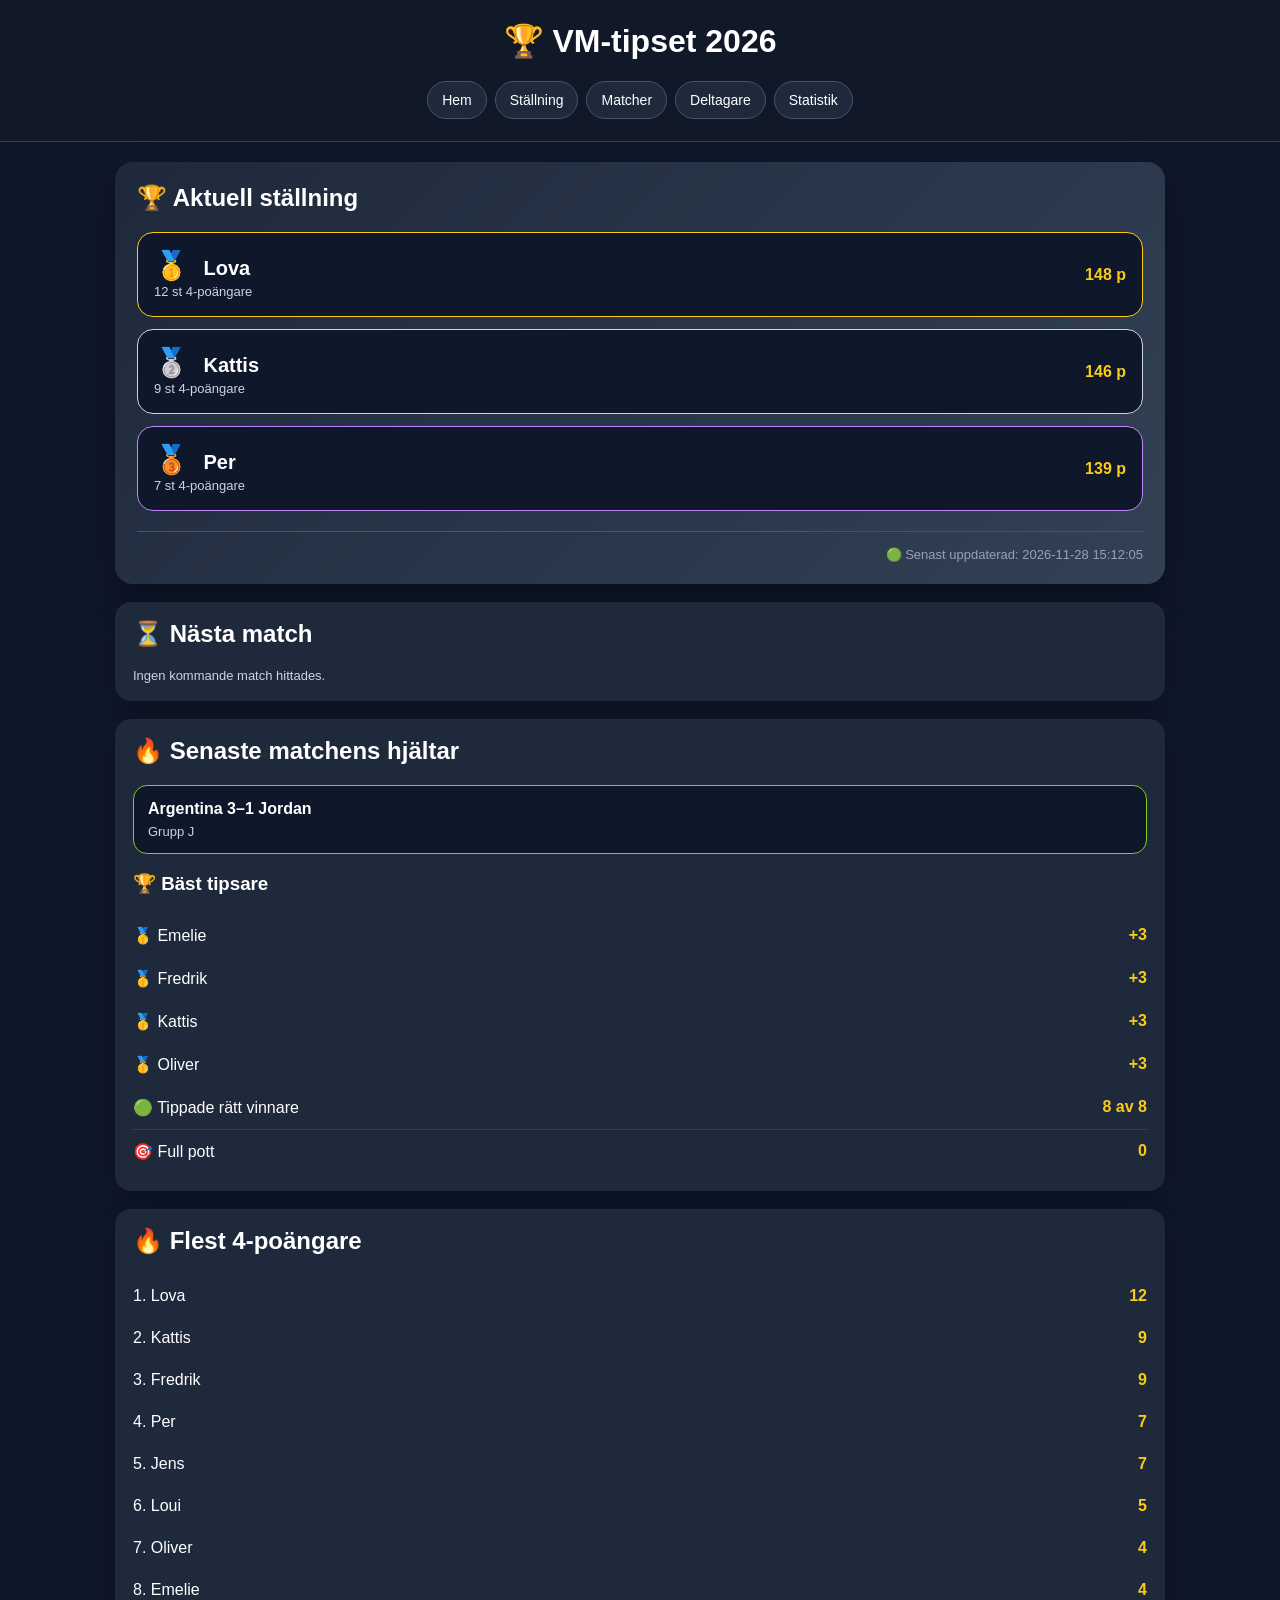
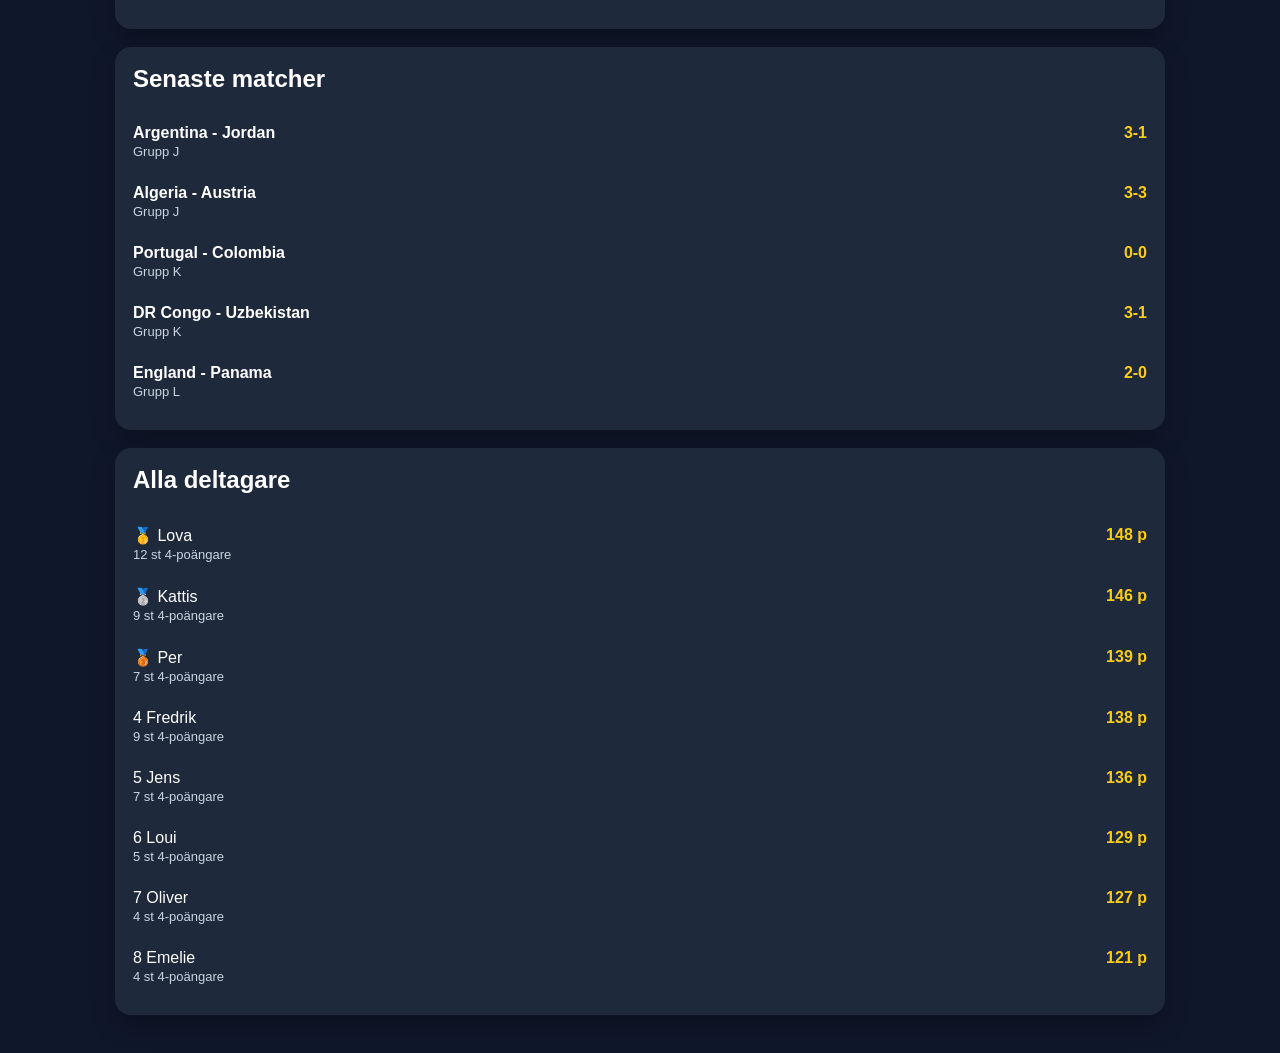
<file: index.html>
<!DOCTYPE html>
<html lang="sv">
<head>
  <meta charset="UTF-8">
  <meta name="viewport" content="width=device-width, initial-scale=1">
  <title>VM-tipset 2026</title>
  <link rel="stylesheet" href="style.css">
</head>
<body>

<header>
  <h1>🏆 VM-tipset 2026</h1>
  <nav>
    <button onclick="showView('home')">Hem</button>
    <button onclick="showView('leaderboard')">Ställning</button>
    <button onclick="showView('matches')">Matcher</button>
    <button onclick="showView('players')">Deltagare</button>
    <button onclick="showView('stats')">Statistik</button>
  </nav>
</header>

<main class="container">

<section id="home" class="view">
  <div class="hero-card">
    <h2>🏆 Aktuell ställning</h2>
    <div id="podium"></div>
    <div id="lastUpdated" class="small-stat"></div>
  </div>

  <div class="card">
    <h2>⏳ Nästa match</h2>
    <div id="nextMatch"></div>
  </div>

  <div class="card">
    <h2>🔥 Senaste matchens hjältar</h2>
    <div id="matchHeroes"></div>
  </div>

  <div class="card">
    <h2>🔥 Flest 4-poängare</h2>
    <div id="homeFourPointers"></div>
  </div>

  <div class="card">
    <h2>Senaste matcher</h2>
    <div id="latestMatches"></div>
  </div>

  <div class="card">
    <h2>Alla deltagare</h2>
    <div id="homeLeaderboard"></div>
  </div>
</section>

  <section id="leaderboard" class="view hidden">
    <div class="card">
      <h2>🏆 Ställning</h2>
      <div id="leaderboardList"></div>
    </div>
  </section>

  <section id="matches" class="view hidden">
    <div class="card">
      <h2>⚽ Alla matcher</h2>
      <div id="matchesList"></div>
    </div>
  </section>

  <section id="players" class="view hidden">
    <div class="card">
      <h2>👥 Deltagare</h2>
      <div id="playersList"></div>
    </div>
  </section>

  <section id="stats" class="view hidden">
    <div class="card">
      <h2>📊 Statistik</h2>
      <div id="statsList">Kommer snart...</div>
    </div>
  </section>

</main>

<script src="script.js?v=24"></script>
</body>
</html>
</file>
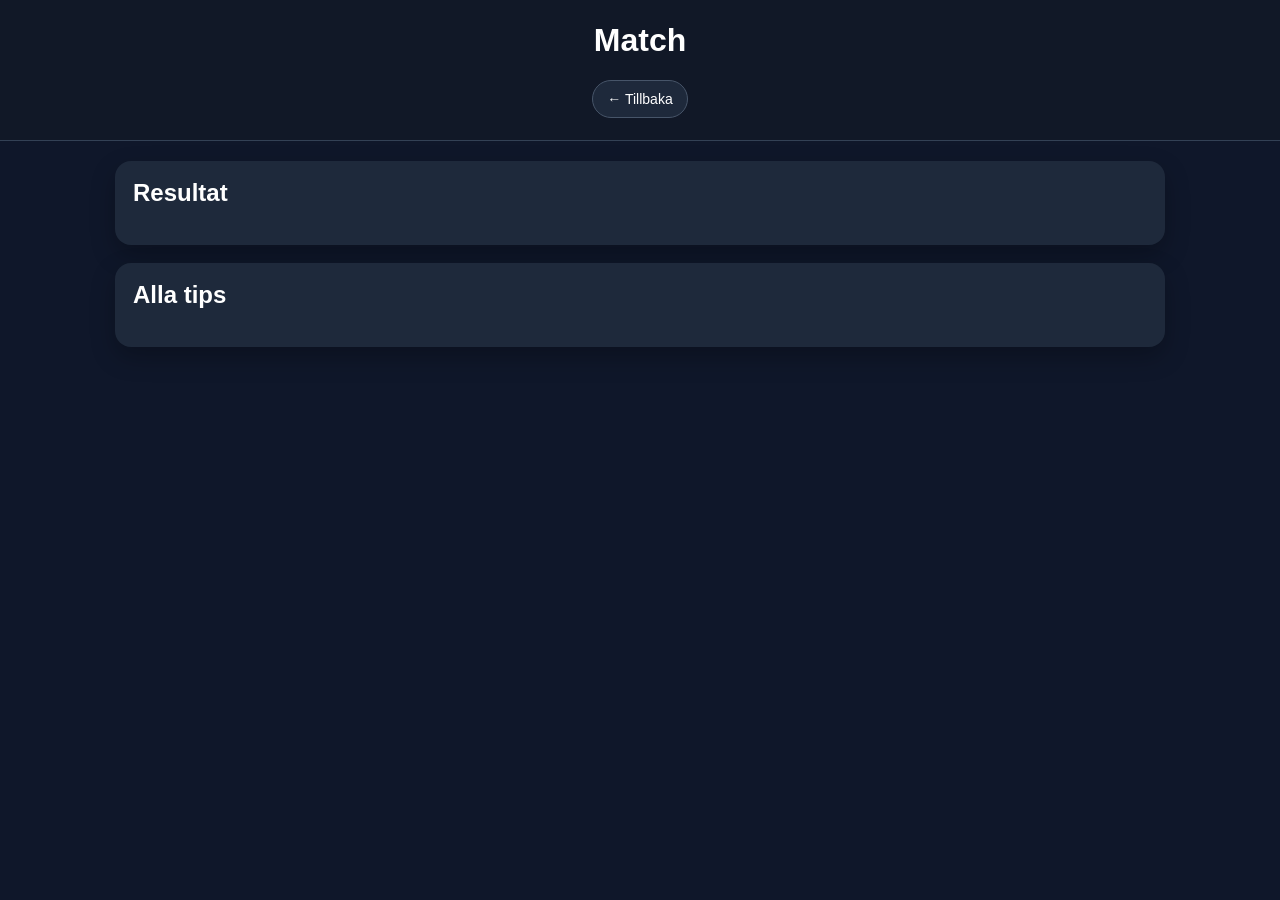
<file: match.html>
<!DOCTYPE html>
<html lang="sv">
<head>
  <meta charset="UTF-8">
  <meta name="viewport" content="width=device-width, initial-scale=1">
  <title>Match - VM-tipset 2026</title>
  <link rel="stylesheet" href="style.css">
</head>
<body>

<header>
  <h1 id="matchTitle">Match</h1>
  <nav>
    <a class="nav-link" href="index.html">← Tillbaka</a>
  </nav>
</header>

<main class="container">
  <div class="card">
    <h2>Resultat</h2>
    <div id="matchSummary"></div>
  </div>

  <div class="card">
    <h2>Alla tips</h2>
    <div id="matchPredictions"></div>
  </div>
</main>

<script src="script.js"></script>
</body>
</html>
</file>
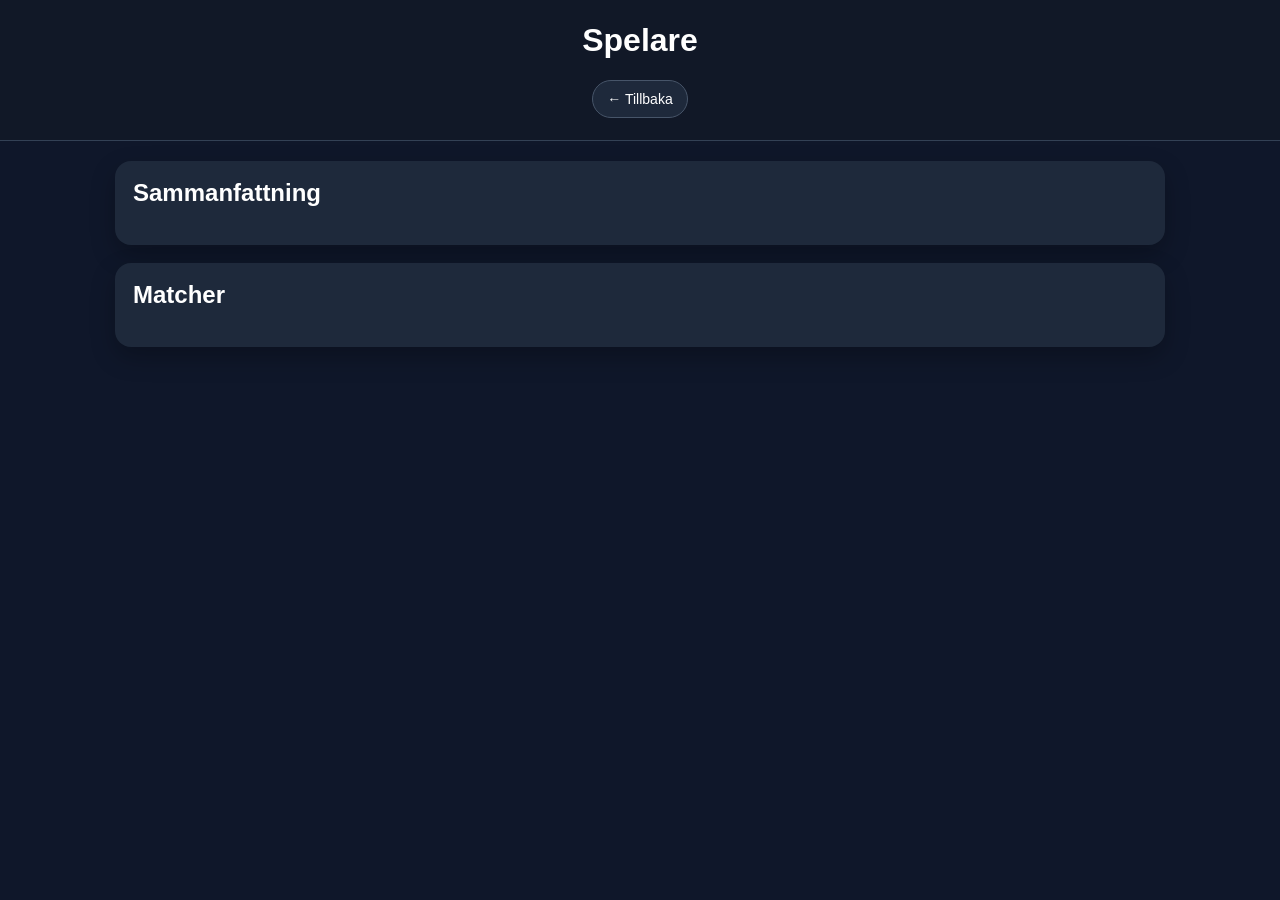
<file: player.html>
<!DOCTYPE html>
<html lang="sv">
<head>
  <meta charset="UTF-8">
  <meta name="viewport" content="width=device-width, initial-scale=1">
  <title>Spelare - VM-tipset 2026</title>
  <link rel="stylesheet" href="style.css">
</head>
<body>

<header>
  <h1 id="playerTitle">Spelare</h1>
  <nav>
    <a class="nav-link" href="index.html">← Tillbaka</a>
  </nav>
</header>

<main class="container">
  <div class="card">
    <h2>Sammanfattning</h2>
    <div id="playerSummary"></div>
  </div>

  <div class="card">
    <h2>Matcher</h2>
    <div id="playerMatches"></div>
  </div>
</main>

<script src="script.js?v=4"></script>
</body>
</html>
</file>
<file: style.css>
body {
  margin: 0;
  background: #0f172a;
  font-family: Arial, sans-serif;
  color: white;
}

header {
  background: #111827;
  padding: 22px;
  text-align: center;
  border-bottom: 1px solid #334155;
}

h1, h2 {
  margin-top: 0;
}

nav {
  display: flex;
  gap: 8px;
  justify-content: center;
  flex-wrap: wrap;
}

nav button,
.nav-link {
  background: #1e293b;
  color: white;
  border: 1px solid #475569;
  border-radius: 999px;
  padding: 10px 14px;
  cursor: pointer;
  text-decoration: none;
  font-size: 14px;
}

nav button:hover,
.nav-link:hover {
  background: #334155;
}

.container {
  max-width: 1050px;
  margin: auto;
  padding: 20px;
}

.card {
  background: #1e293b;
  padding: 18px;
  border-radius: 16px;
  margin-bottom: 18px;
  box-shadow: 0 10px 25px rgba(0,0,0,.25);
}

.hero-card {
  background: linear-gradient(135deg, #1e293b, #334155);
  padding: 22px;
  border-radius: 18px;
  margin-bottom: 18px;
  box-shadow: 0 14px 35px rgba(0,0,0,.35);
}

.row {
  display: grid;
  grid-template-columns: 1fr auto;
  gap: 12px;
  padding: 12px 0;
  border-bottom: 1px solid #334155;
}

.row:last-child {
  border-bottom: none;
}

.points {
  font-weight: bold;
  color: #facc15;
}

.badge,
.small-stat {
  font-size: 13px;
  color: #cbd5e1;
}

.hidden {
  display: none;
}

.player-link {
  color: inherit;
  text-decoration: none;
  display: block;
}

.player-link:hover .row,
.player-link:hover .podium-card {
  background: #334155;
}

.player-link-inline {
  color: inherit;
  text-decoration: none;
  font-weight: bold;
}

.player-link-inline:hover {
  text-decoration: underline;
}

.podium {
  display: grid;
  grid-template-columns: 1fr;
  gap: 12px;
}

.podium-card {
  background: #0f172a;
  border: 1px solid #475569;
  border-radius: 16px;
  padding: 16px;
  display: flex;
  justify-content: space-between;
  align-items: center;
}

.podium-card.first {
  border-color: #facc15;
}

.podium-card.second {
  border-color: #cbd5e1;
}

.podium-card.third {
  border-color: #c084fc;
}

.podium-name {
  font-size: 20px;
  font-weight: bold;
}

.podium-rank {
  font-size: 28px;
  margin-right: 10px;
}

.last-updated {
  margin-top: 20px;
  padding-top: 15px;
  border-top: 1px solid #475569;
  color: #94a3b8;
  font-size: 13px;
  text-align: right;
}

.summary-grid {
  display: grid;
  grid-template-columns: 1fr;
  gap: 12px;
}

.summary-box {
  background: #0f172a;
  border: 1px solid #334155;
  border-radius: 14px;
  padding: 14px;
}

.summary-value {
  font-size: 26px;
  font-weight: bold;
  color: #facc15;
}

.match-card {
  border-radius: 14px;
  padding: 14px;
  margin-bottom: 10px;
  background: #0f172a;
  border: 1px solid #334155;
}

.match-card.score-4 {
  border-color: #22c55e;
}

.match-card.score-3 {
  border-color: #84cc16;
}

.match-card.score-2 {
  border-color: #f97316;
}

.match-card.score-1 {
  border-color: #eab308;
}

.match-card.score-0 {
  opacity: .75;
}

.match-top {
  display: flex;
  justify-content: space-between;
  gap: 12px;
}

.match-meta {
  color: #cbd5e1;
  font-size: 13px;
  margin-top: 6px;
}
</file>
